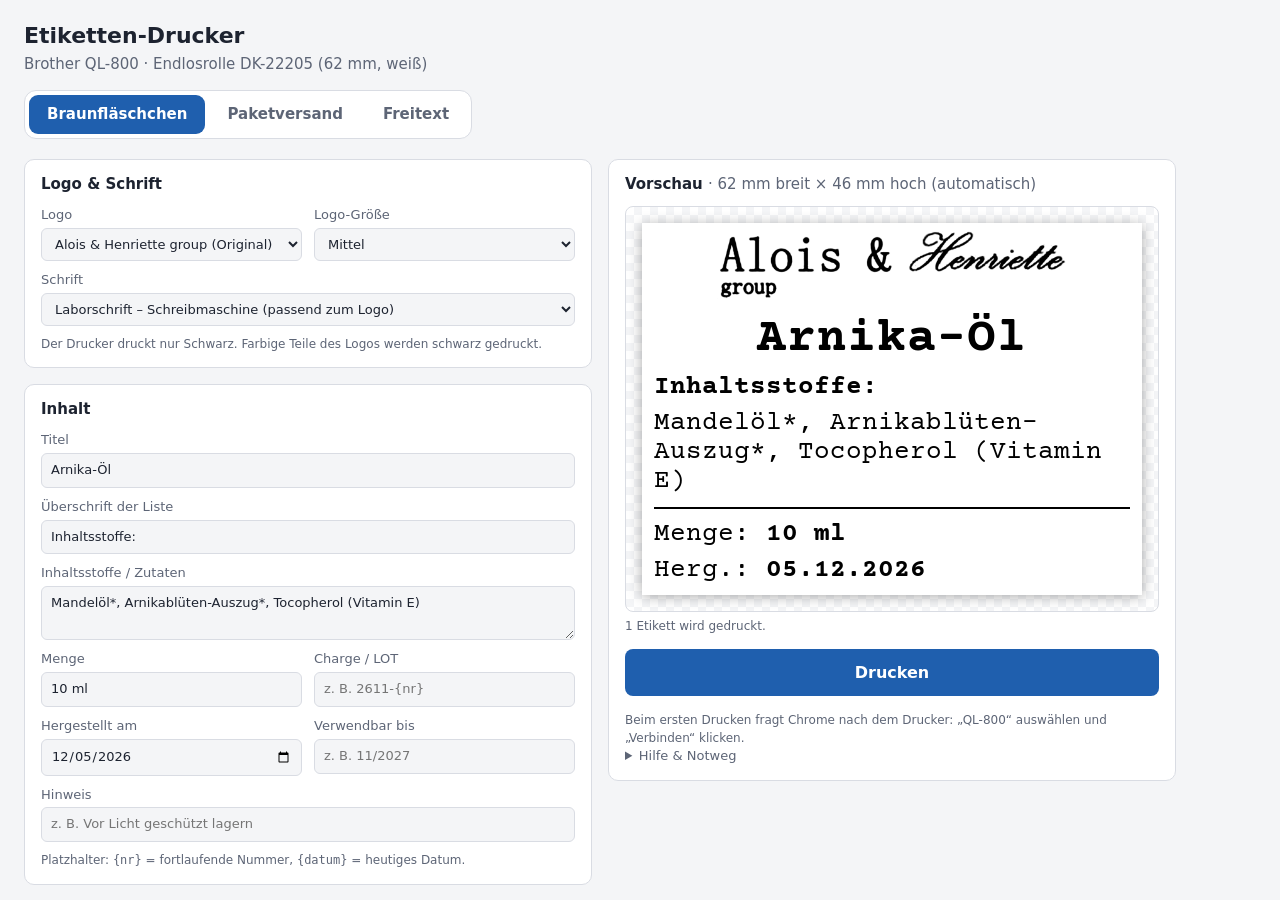
<file: index.html>
<!doctype html>
<html lang="de">
<head>
<meta charset="utf-8">
<title>Eumedica Claude</title>
<meta http-equiv="refresh" content="0; url=etiketten-drucker/">
</head>
<body>
<p><a href="etiketten-drucker/">Zum Etiketten-Drucker</a></p>
</body>
</html>
</file>
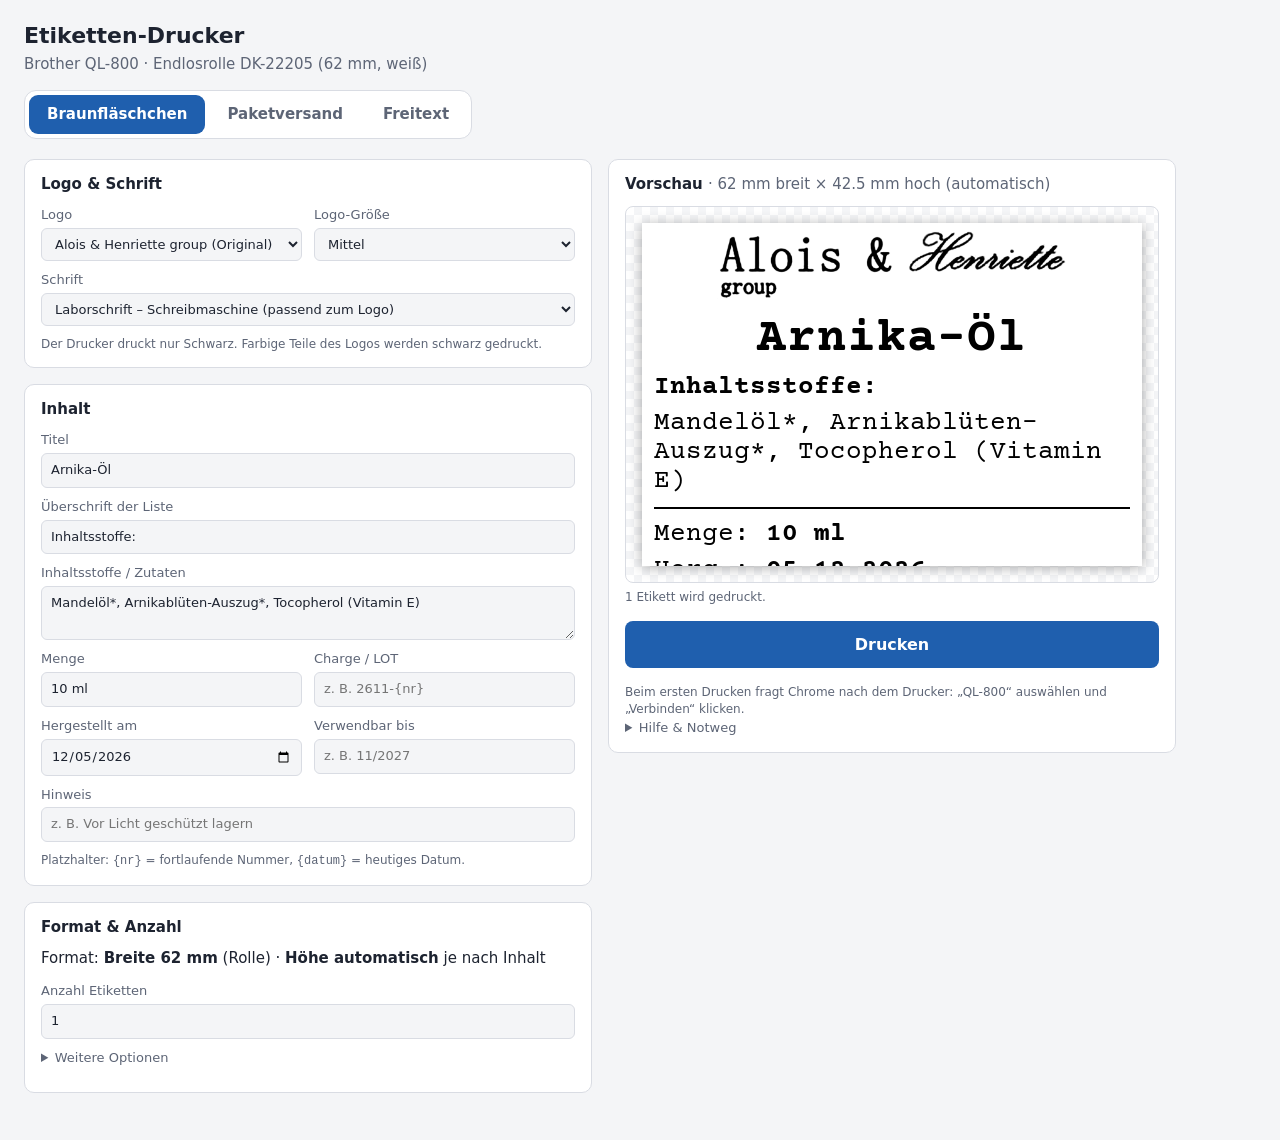
<file: etiketten-drucker/index.html>
<!doctype html>
<html lang="de">
<head>
<meta charset="utf-8">
<meta name="viewport" content="width=device-width, initial-scale=1">
<title>Etiketten-Drucker</title>
<link rel="stylesheet" href="style.css?v=16">
<style id="seitenformat"></style>
</head>
<body>
<div id="app">
  <header>
    <h1>Etiketten-Drucker</h1>
    <p class="untertitel">Brother QL-800 · Endlosrolle DK-22205 (62 mm, weiß)</p>
    <nav class="umschalter" id="vorlagen" aria-label="Etiketten-Art"></nav>
  </header>

  <main>
    <section class="eingabe">
      <div class="karte">
        <h2>Logo &amp; Schrift</h2>
        <div class="zeile">
          <label>Logo
            <select id="logoArt">
              <option value="original">Alois &amp; Henriette group (Original)</option>
              <option value="bild">Anderes Logo (Datei hochladen)</option>
              <option value="kein">Kein Logo</option>
            </select>
          </label>
          <label>Logo-Größe
            <select id="logoGroesse">
              <option value="4">Klein</option>
              <option value="6">Mittel</option>
              <option value="9">Groß</option>
            </select>
          </label>
        </div>
        <div class="zeile">
          <label id="logoDateiLabel">Logo-Datei hochladen <small>PNG, JPG oder SVG</small>
            <input id="logoDatei" type="file" accept="image/*">
          </label>
        </div>
        <p class="tipp warnung" id="logoHinweis" hidden>Bitte zuerst eine Logo-Datei hochladen.</p>
        <label>Schrift
          <select id="schrift">
            <option value="schreibmaschine">Laborschrift – Schreibmaschine (passend zum Logo)</option>
            <option value="labor">Laborschrift – technisch (IBM Plex Mono)</option>
            <option value="arial">Arial (schlicht)</option>
          </select>
        </label>
        <p class="tipp">Der Drucker druckt nur Schwarz. Farbige Teile des Logos werden schwarz gedruckt.</p>
      </div>

      <div class="karte">
        <h2>Inhalt</h2>
        <div id="felder"></div>
        <p class="tipp">Platzhalter: <code>{nr}</code> = fortlaufende Nummer, <code>{datum}</code> = heutiges Datum.</p>
      </div>


      <div class="karte">
        <h2>Format &amp; Anzahl</h2>
        <p class="festformat" id="festFormat" hidden>Format: <b>Breite 62 mm</b> (Rolle) · <b>Höhe automatisch</b> je nach Inhalt</p>
        <div class="zeile" id="formatWahl">
          <label>Etikettenlänge
            <select id="hoehe">
              <option value="63">63 mm</option>
              <option value="75">75 mm</option>
              <option value="100">100 mm</option>
              <option value="150">150 mm</option>
              <option value="frei">Eigene …</option>
            </select>
          </label>
          <label id="freiHoeheLabel" hidden>Eigene Länge (mm)
            <input id="freiHoehe" type="number" min="63" max="300" step="1" value="35">
          </label>
        </div>
        <label>Anzahl Etiketten
          <input id="anzahl" type="number" min="1" max="500" value="1">
        </label>
        <details class="mehr">
          <summary>Weitere Optionen</summary>
          <div class="zeile">
            <label>Startnummer <small>für {nr}</small>
              <input id="start" type="number" min="0" value="1">
            </label>
            <label>Stellen <small>z. B. 3 → 001</small>
              <input id="stellen" type="number" min="1" max="8" value="3">
            </label>
          </div>
          <label class="check"><input id="rahmen" type="checkbox"> Dünnen Rahmen drucken</label>
        </details>
      </div>
    </section>

    <section class="vorschau">
      <div class="karte klebrig">
        <h2>Vorschau <span id="masse" class="masse"></span></h2>
        <div id="vorschauFlaeche"><div id="vorschauSkala"></div></div>
        <p class="tipp" id="vorschauInfo"></p>
        <button id="drucken" class="drucken">Drucken</button>
        <p class="druckstatus" id="druckStatus" role="status" hidden></p>
        <p class="tipp" id="druckerInfo"></p>
        <details>
          <summary>Hilfe &amp; Notweg</summary>
          <ul>
            <li>Der Drucker muss per <b>USB</b> angeschlossen und eingeschaltet sein.</li>
            <li>Die grüne Lampe <b>„Editor Lite“</b> muss <b>aus</b> sein (Taste gedrückt halten, bis sie ausgeht).</li>
            <li>Beim ersten Mal fragt Chrome nach dem Drucker: <b>QL-800</b> wählen und <b>Verbinden</b> klicken.</li>
          </ul>
          <button id="druckenDialog" class="zweitrangig" type="button">Über Druckdialog drucken</button>
          <p>Notweg ohne Direktdruck. Dabei ist das Etikett mindestens 63 mm lang, und der Mac-Treiber kann zusätzliche Ränder hinzufügen.</p>
        </details>
      </div>
    </section>
  </main>
</div>

<div id="druckbereich" aria-hidden="true"></div>

<script src="usb.js?v=16"></script>
<script src="render.js?v=16"></script>
<script src="app.js?v=16"></script>
</body>
</html>
</file>
<file: etiketten-drucker/style.css>
@font-face { font-family: "Courier Prime"; src: url(fonts/courier-prime-latin-400-normal.woff2) format("woff2"); font-weight: 400; font-style: normal; }
@font-face { font-family: "Courier Prime"; src: url(fonts/courier-prime-latin-400-italic.woff2) format("woff2"); font-weight: 400; font-style: italic; }
@font-face { font-family: "Courier Prime"; src: url(fonts/courier-prime-latin-700-normal.woff2) format("woff2"); font-weight: 700; font-style: normal; }
@font-face { font-family: "Courier Prime"; src: url(fonts/courier-prime-latin-700-italic.woff2) format("woff2"); font-weight: 700; font-style: italic; }
@font-face { font-family: "IBM Plex Mono"; src: url(fonts/ibm-plex-mono-latin-400-normal.woff2) format("woff2"); font-weight: 400; font-style: normal; }
@font-face { font-family: "IBM Plex Mono"; src: url(fonts/ibm-plex-mono-latin-400-italic.woff2) format("woff2"); font-weight: 400; font-style: italic; }
@font-face { font-family: "IBM Plex Mono"; src: url(fonts/ibm-plex-mono-latin-700-normal.woff2) format("woff2"); font-weight: 700; font-style: normal; }
@font-face { font-family: "IBM Plex Mono"; src: url(fonts/ibm-plex-mono-latin-700-italic.woff2) format("woff2"); font-weight: 700; font-style: italic; }

:root {
  --bg: #f4f5f7;
  --karte: #ffffff;
  --text: #1d2330;
  --leise: #5d6576;
  --rand: #d9dce3;
  --akzent: #1f5fae;
  --akzent-text: #ffffff;
}
@media (prefers-color-scheme: dark) {
  :root {
    --bg: #15181e;
    --karte: #1f232b;
    --text: #e6e8ec;
    --leise: #9aa1ae;
    --rand: #343a46;
    --akzent: #5b9bea;
    --akzent-text: #0d1117;
  }
}

* { box-sizing: border-box; }
body {
  margin: 0;
  background: var(--bg);
  color: var(--text);
  font: 15px/1.45 system-ui, -apple-system, "Segoe UI", Roboto, sans-serif;
}
header { padding: 20px 24px 4px; }
h1 { margin: 0; font-size: 22px; }
.untertitel { margin: 2px 0 0; color: var(--leise); }
main {
  display: grid;
  grid-template-columns: minmax(0, 1fr) minmax(0, 1fr);
  gap: 16px;
  padding: 16px 24px 32px;
  max-width: 1200px;
}
@media (max-width: 860px) {
  main { grid-template-columns: 1fr; padding: 12px 16px 24px; }
  header { padding: 16px 16px 0; }
}
.karte {
  background: var(--karte);
  border: 1px solid var(--rand);
  border-radius: 10px;
  padding: 14px 16px;
  margin-bottom: 16px;
}
.klebrig { position: sticky; top: 16px; }
h2 { margin: 0 0 10px; font-size: 15px; }
.masse { font-weight: normal; color: var(--leise); }
label { display: flex; flex-direction: column; gap: 3px; font-size: 13px; color: var(--leise); margin-bottom: 10px; flex: 1; min-width: 120px; }
label small { font-size: 11px; }
label.check { flex-direction: row; align-items: center; gap: 8px; color: var(--text); }
.zeile { display: flex; gap: 12px; flex-wrap: wrap; }
.breit { flex: 2; }
input, select, textarea {
  font: inherit;
  color: var(--text);
  background: var(--bg);
  border: 1px solid var(--rand);
  border-radius: 6px;
  padding: 7px 9px;
  width: 100%;
}
textarea { resize: vertical; min-height: 54px; }
input:focus, select:focus, textarea:focus { outline: 2px solid var(--akzent); outline-offset: -1px; }
.umschalter {
  display: inline-flex; flex-wrap: wrap; gap: 4px; margin-top: 14px;
  background: var(--karte); border: 1px solid var(--rand); border-radius: 12px; padding: 4px;
}
.umschalter button {
  font: inherit; font-weight: 600; cursor: pointer;
  border: 0; background: transparent; color: var(--leise);
  border-radius: 9px; padding: 9px 18px;
}
.umschalter button:hover { color: var(--text); }
.umschalter button[aria-pressed="true"] { background: var(--akzent); color: var(--akzent-text); }
.warnung { color: #c0392b; }
.festformat { margin: 0 0 12px; }
details.mehr { margin-top: 4px; }
details.mehr summary { font-size: 13px; color: var(--leise); margin-bottom: 10px; }
.tipp { font-size: 12px; color: var(--leise); margin: 6px 0 0; }
code { font-size: 12px; }
.drucken {
  width: 100%; margin: 14px 0 10px; padding: 12px;
  font: inherit; font-weight: 600; font-size: 16px;
  background: var(--akzent); color: var(--akzent-text);
  border: 0; border-radius: 8px; cursor: pointer;
}
.drucken:hover { filter: brightness(1.08); }
details { font-size: 13px; color: var(--leise); }
details ol, details ul { padding-left: 20px; margin: 8px 0; }
.drucken:disabled { opacity: .6; cursor: progress; }
.druckstatus { margin: 0 0 8px; padding: 8px 10px; border-radius: 6px; background: var(--bg); font-size: 14px; }
.druckstatus.ok { color: #1e7d3c; }
.druckstatus.fehler { color: #c0392b; }
.zweitrangig { font: inherit; font-size: 13px; padding: 7px 12px; border-radius: 6px; cursor: pointer;
  background: transparent; color: var(--text); border: 1px solid var(--rand); }
summary { cursor: pointer; }

#vorschauFlaeche {
  background: repeating-conic-gradient(var(--bg) 0 25%, var(--karte) 0 50%) 0 0 / 16px 16px;
  border: 1px solid var(--rand);
  border-radius: 8px;
  padding: 16px;
  display: flex; justify-content: center; align-items: center;
  overflow: hidden;
  min-height: 160px;
}
#vorschauSkala { transform-origin: center center; }
#vorschauSkala .etikett { box-shadow: 0 1px 6px rgba(0,0,0,.35); }

/* ---------- Etikett (Maße in mm, identisch für Vorschau und Druck) ---------- */
.etikett {
  width: 62mm;
  background: #fff;
  color: #000;
  overflow: hidden;
  position: relative;
  font-family: Arial, "Helvetica Neue", Helvetica, sans-serif;
  /* Brother-Rolle: seitlich ca. 1,5 mm nicht bedruckbar */
  padding: 1mm 2.8mm;
}
.etikett.mit-rahmen .rahmen {
  position: absolute; inset: 0.8mm 1.8mm;
  border: 0.25mm solid #000; border-radius: 1.2mm;
}
.etikett.mit-rahmen { padding: 2mm 3.4mm; }
/* Quer gedruckt: die nicht bedruckbaren Rollenränder liegen oben und unten */
.etikett.quer { padding: 1.6mm 1.2mm; }
/* Automatische Höhe: Breite fest, Höhe = Inhalt; schmale Ränder oben/unten */
.etikett.auto { height: auto; padding: 1mm 1.5mm; }
.etikett.auto .inhalt, .etikett.auto .textspalte { height: auto; }
.etikett.quer.mit-rahmen { padding: 2.4mm 2mm; }
.etikett.quer.mit-rahmen .rahmen { inset: 1.6mm 0.8mm; }
.seite { position: relative; overflow: hidden; }
.seite > .etikett.quer { position: absolute; top: 0; left: 0; transform-origin: 0 0; transform: translateX(62mm) rotate(90deg); }
.inhalt {
  --s: 1;
  height: 100%;
  display: flex; gap: 2mm;
  overflow: hidden;
}
.textspalte { flex: 1; min-width: 0; display: flex; flex-direction: column; justify-content: center; gap: calc(0.5mm * var(--s)); overflow: hidden; }
.e-zeile { --f: 1; line-height: 1.12; font-size: calc(var(--pt) * 1pt * var(--s) * var(--f)); }
.e-eine { white-space: nowrap; overflow: hidden; }
.e-mehr { white-space: pre-line; overflow: hidden; }
.umbruch .e-mehr { overflow-wrap: anywhere; }
.e-fett { font-weight: 700; }
.e-kursiv { font-style: italic; }
.e-mitte { text-align: center; }
.e-rechts { text-align: right; }
.e-trenn { border-top: 0.25mm solid #000; margin: calc(0.4mm * var(--s)) 0; }
.e-paar { display: flex; column-gap: 2.5mm; flex-wrap: wrap; overflow: hidden; }
.e-paar span { white-space: nowrap; }
.e-paar span b { font-weight: 700; }
.schrift-schreibmaschine { font-family: "Courier Prime", "Courier New", monospace; }
.schrift-labor { font-family: "IBM Plex Mono", Consolas, monospace; }
.schrift-arial { font-family: Arial, "Helvetica Neue", Helvetica, sans-serif; }
.stapel { display: flex; flex-direction: column; gap: calc(0.6mm * var(--s)); }
.e-titel { letter-spacing: 0.02em; }
.e-absender { border-bottom: 0.2mm solid #000; padding-bottom: 0.6mm; }
.e-empfaenger { margin: calc(2mm * var(--s)) 0; font-weight: 700; line-height: 1.25; }
.e-kasten { border: 0.4mm solid #000; padding: 0.8mm 1mm; }

/* Logo */
.e-logo { display: flex; justify-content: center; align-items: center; height: calc(var(--lh) * 1mm * min(var(--s), 1.8) * var(--lf, 1)); margin-bottom: calc(0.6mm * var(--s)); }
.e-logo img { height: 100%; width: auto; max-width: 100%; object-fit: contain; }


/* ---------- Druck ---------- */
#druckbereich { position: fixed; left: -10000px; top: 0; }
@media print {
  html, body { background: #fff !important; margin: 0 !important; padding: 0 !important; }
  #app { display: none !important; }
  #druckbereich { position: static; left: auto; }
  #druckbereich .seite { break-after: page; page-break-after: always; }
  #druckbereich .seite:last-child { break-after: auto; page-break-after: auto; }
  * { -webkit-print-color-adjust: exact; print-color-adjust: exact; }
}

[hidden] { display: none !important; }
label.check input { width: auto; margin: 0; }
</file>
